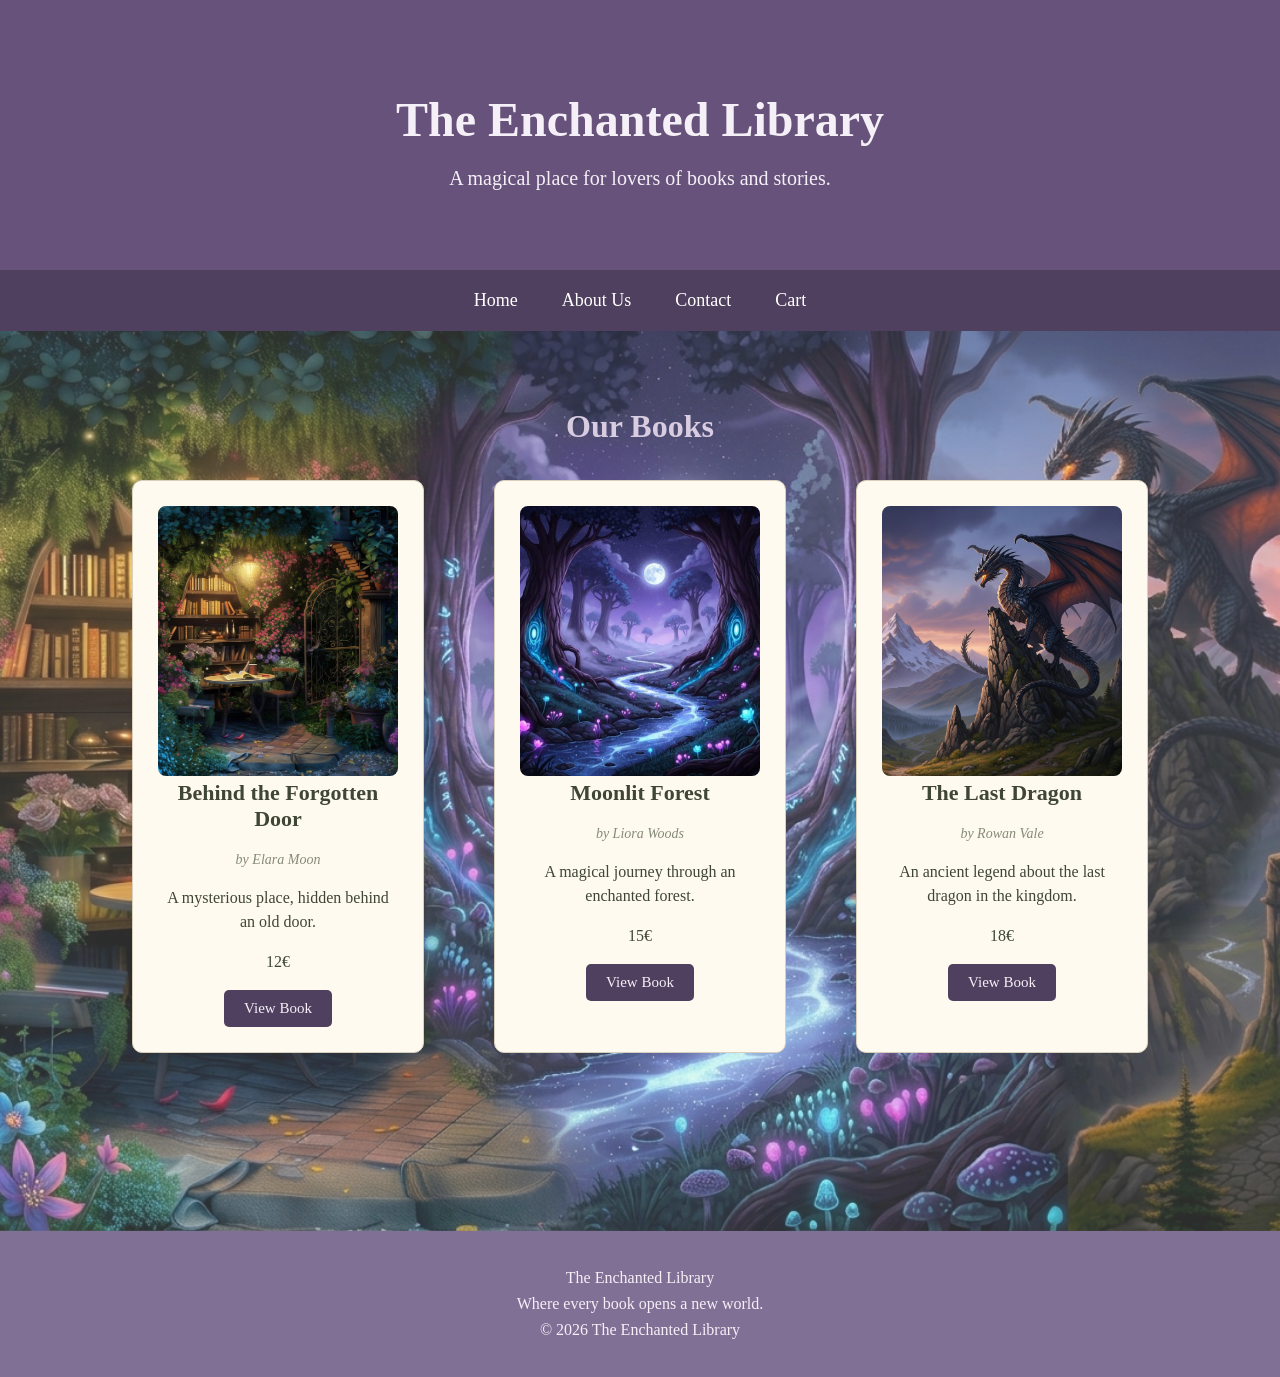
<file: index.html>
<!DOCTYPE html>
<html lang="en">

<head>
    <meta charset="UTF-8">
    <meta name="viewport" content="width=device-width, initial-scale=1.0">

    <title>The Enchanted Library</title>

    <link rel="stylesheet" href="css/style.css">
</head>

<body class="home-page">

    <!-- Header -->
    <header>
        <h1>The Enchanted Library</h1>
        <p>A magical place for lovers of books and stories.</p>
    </header>


    <!-- Navigation Bar -->
    <nav>
        <a href="index.html" class="active">Home</a>
        <a href="about.html">About Us</a>
        <a href="contact.html">Contact</a>
        <a href="cart.html">Cart</a>
    </nav>


    <!-- Main Content -->
    <main>

        <section class="home-books">

            <h2>Our Books</h2>

            <div class="books">

                <!-- Book 1 -->
                <article class="book">

                    <img
                        src="images/behind-the-forgotten-door.jpg"
                        alt="Behind the Forgotten Door book cover"
                    >

                    <h3>Behind the Forgotten Door</h3>

                    <p class="author">by Elara Moon</p>

                    <p>
                        A mysterious place, hidden behind an old door.
                    </p>

                    <p class="price">12€</p>

                    <a href="forgotten-door.html" class="view-button">
                        View Book
                    </a>

                </article>


                <!-- Book 2 -->
                <article class="book">

                    <img
                        src="images/moonlit-forest.jpg"
                        alt="Moonlit Forest book cover"
                    >

                    <h3>Moonlit Forest</h3>

                    <p class="author">by Liora Woods</p>

                    <p>
                        A magical journey through an enchanted forest.
                    </p>

                    <p class="price">15€</p>

                    <a href="moonlit-forest.html" class="view-button">
                        View Book
                    </a>

                </article>


                <!-- Book 3 -->
                <article class="book">

                    <img
                        src="images/dragon2_cropped.jpg"
                        alt="The Last Dragon book cover"
                    >

                    <h3>The Last Dragon</h3>

                    <p class="author">by Rowan Vale</p>

                    <p>
                        An ancient legend about the last dragon in the kingdom.
                    </p>

                    <p class="price">18€</p>

                    <a href="last-dragon.html" class="view-button">
                        View Book
                    </a>

                </article>

            </div>

        </section>

    </main>


    <!-- Footer -->
    <footer>
        <p class="footer-title">The Enchanted Library</p>

        <p>Where every book opens a new world.</p>

        <p>&copy; 2026 The Enchanted Library</p>
    </footer>

</body>

</html>
</file>
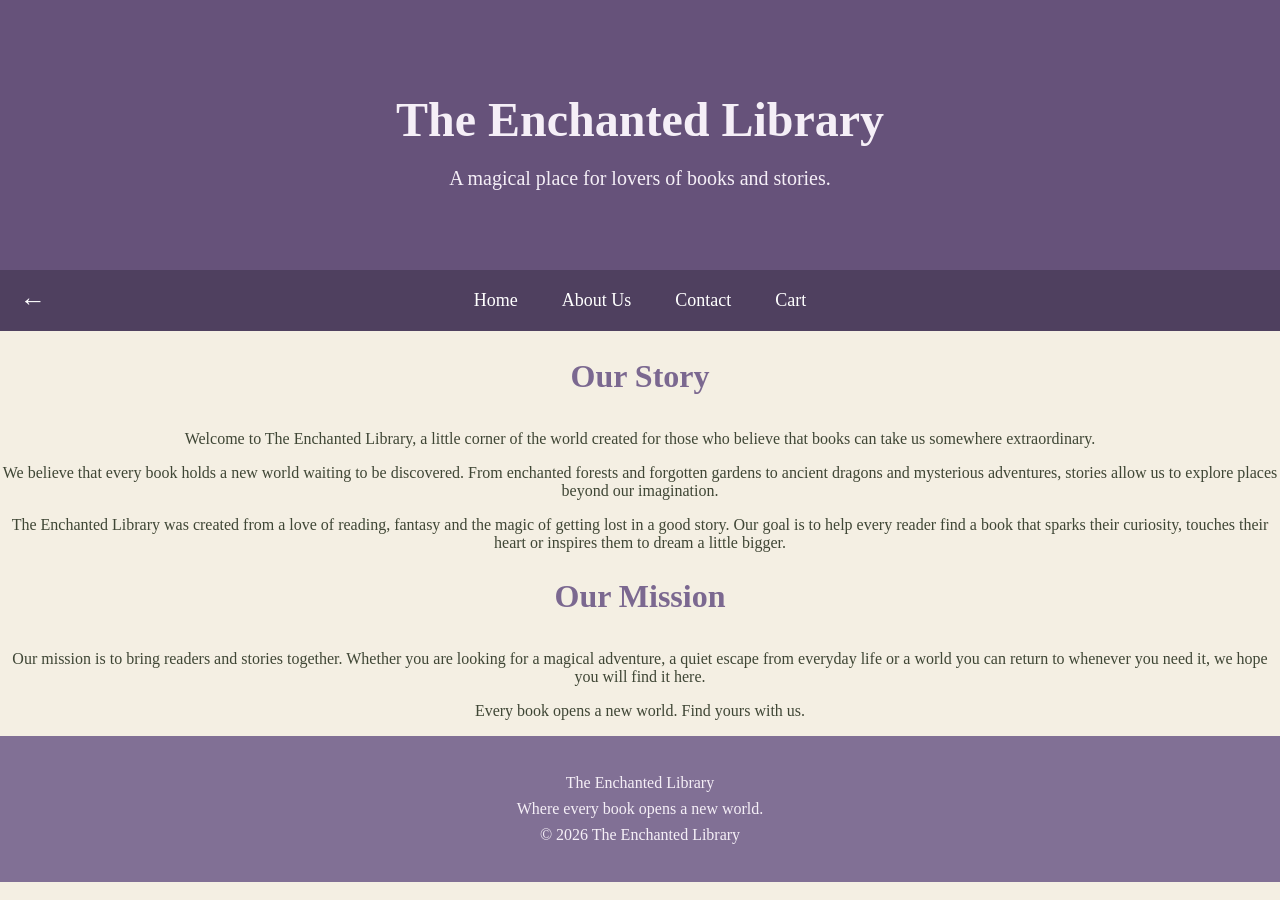
<file: about.html>
<!DOCTYPE html>
<html lang="en">

<head>
    <meta charset="UTF-8">
    <meta name="viewport" content="width=device-width, initial-scale=1.0">

    <title>About Us | The Enchanted Library</title>

    <link rel="stylesheet" href="css/style.css">
</head>

<body class="about-page">

    <!-- Header -->
    <header>
        <h1>The Enchanted Library</h1>
        <p>A magical place for lovers of books and stories.</p>
    </header>


    <!-- Navigation Bar -->
    <nav>
    <a href="index.html" class="back-button" aria-label="Go back"
   onclick="if (history.length > 1) { history.back(); return false; }">
    &larr;
    </a>

    <a href="index.html">Home</a>
    <a href="about.html" class="active">About Us</a>
    <a href="contact.html">Contact</a>
    <a href="cart.html">Cart</a>
    </nav>


    <!-- Main Content -->
    <main class="about-content">

        

        <section class="about-section">

            <h2 class="about-heading">Our Story</h2>

            <p>
                Welcome to The Enchanted Library, a little corner of the world
                created for those who believe that books can take us somewhere
                extraordinary.
            </p>

            <p>
                We believe that every book holds a new world waiting to be
                discovered. From enchanted forests and forgotten gardens to
                ancient dragons and mysterious adventures, stories allow us
                to explore places beyond our imagination.
            </p>

            <p>
                The Enchanted Library was created from a love of reading,
                fantasy and the magic of getting lost in a good story.
                Our goal is to help every reader find a book that sparks
                their curiosity, touches their heart or inspires them to
                dream a little bigger.
            </p>

            <h2 class="about-heading">Our Mission</h2>

            <p>
                Our mission is to bring readers and stories together.
                Whether you are looking for a magical adventure, a quiet
                escape from everyday life or a world you can return to
                whenever you need it, we hope you will find it here.
            </p>

            <p class="about-quote">
                Every book opens a new world. Find yours with us.
            </p>

        </section>

    </main>


    <!-- Footer -->
    <footer>
        <p class="footer-title">The Enchanted Library</p>

        <p>Where every book opens a new world.</p>

        <p>&copy; 2026 The Enchanted Library</p>
    </footer>

</body>

</html>
</file>
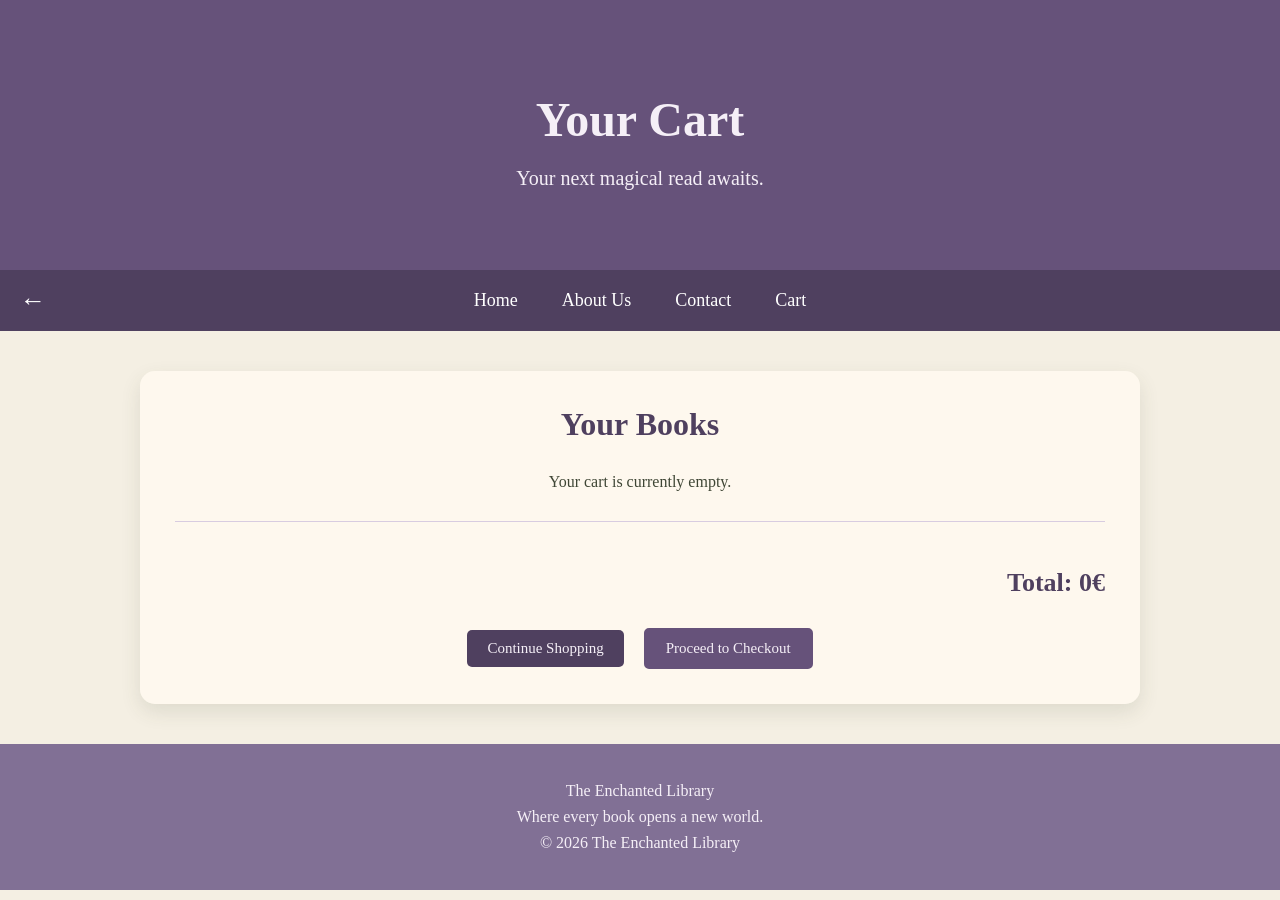
<file: cart.html>
<!DOCTYPE html>
<html lang="en">

<head>
    <meta charset="UTF-8">
    <meta name="viewport" content="width=device-width, initial-scale=1.0">

    <title>Cart | The Enchanted Library</title>

    <link rel="stylesheet" href="css/style.css">
</head>

<body class="cart-page">

    <header>
        <h1>Your Cart</h1>
        <p>Your next magical read awaits.</p>
    </header>

    <nav>
        <a href="index.html" class="back-button"
           aria-label="Go back"
           onclick="if (history.length > 1) { history.back(); return false; }">
            &larr;
        </a>

        <a href="index.html">Home</a>
        <a href="about.html">About Us</a>
        <a href="contact.html">Contact</a>
        <a href="cart.html">Cart</a>
    </nav>

    <main class="cart-container">

        <h2>Your Books</h2>

        <div id="cart-items">
            <p>Your cart is currently empty.</p>
        </div>

        <div class="cart-total">
            <h3>Total: <span id="cart-total">0€</span></h3>
        </div>

        <div class="cart-buttons">

            <a href="index.html" class="view-button">
                Continue Shopping
            </a>

            <a href="checkout.html" class="view-button checkout-button">
                Proceed to Checkout
            </a>

        </div>

    </main>

    <footer>
        <p class="footer-title">The Enchanted Library</p>
        <p>Where every book opens a new world.</p>
        <p>&copy; 2026 The Enchanted Library</p>
    </footer>


<script src="js/cart.js"></script>    
</body>

</html>
</file>
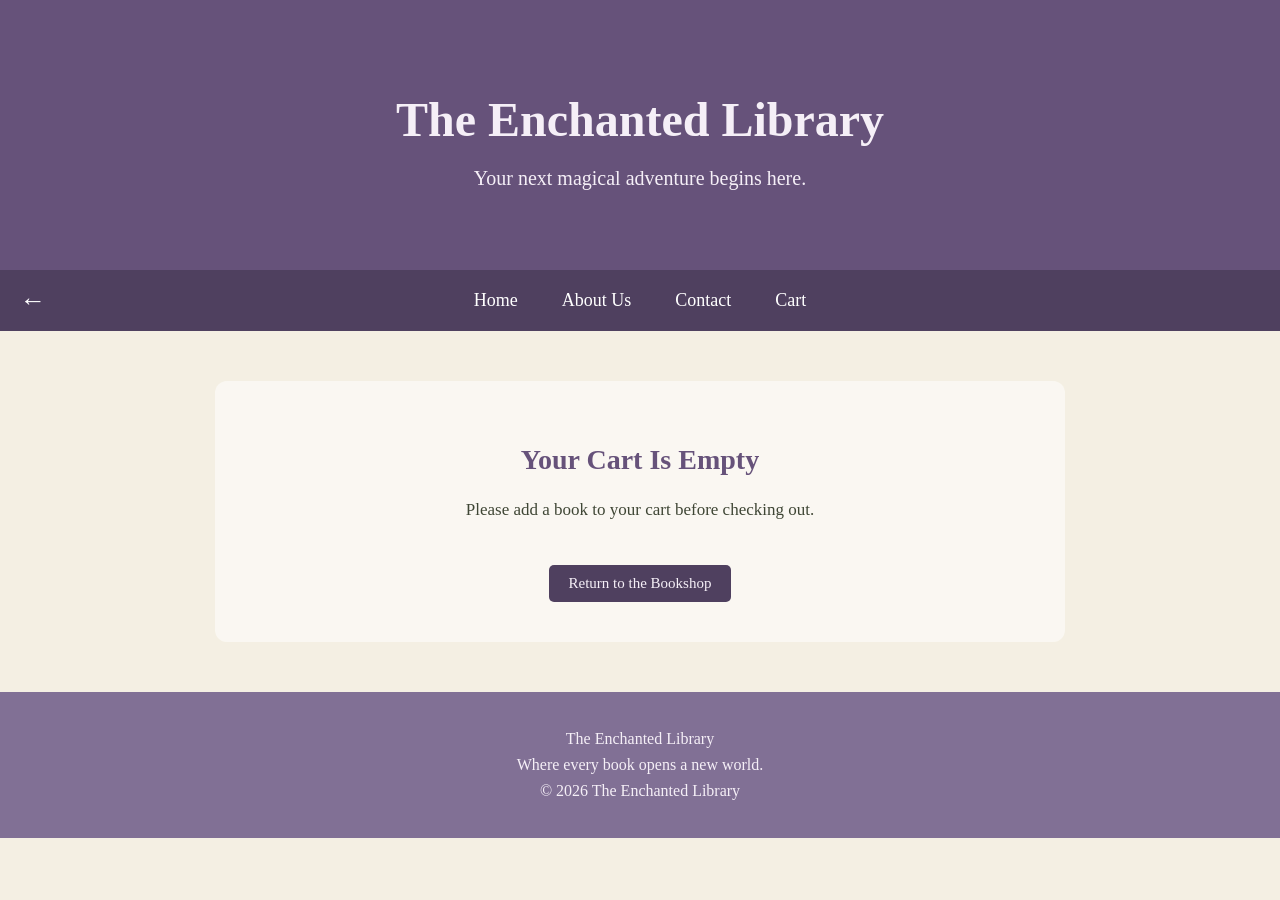
<file: checkout.html>
<!DOCTYPE html>
<html lang="en">

<head>
    <meta charset="UTF-8">
    <meta name="viewport" content="width=device-width, initial-scale=1.0">

    <title>Order Confirmation | The Enchanted Library</title>

    <link rel="stylesheet" href="css/style.css">
</head>

<body class="checkout-page">

    <header>
        <h1>The Enchanted Library</h1>
        <p>Your next magical adventure begins here.</p>
    </header>

    <nav>
        <a href="index.html" class="back-button"
           aria-label="Go back"
           onclick="if (history.length > 1) { history.back(); return false; }">
            &larr;
        </a>

        <a href="index.html">Home</a>
        <a href="about.html">About Us</a>
        <a href="contact.html">Contact</a>
        <a href="cart.html">Cart</a>
    </nav>

    <main class="checkout-container">

        <div id="checkout-message" class="checkout-message">
            <h2>Processing your order...</h2>
        </div>

        <a href="index.html" class="view-button">
            Return to the Bookshop
        </a>

    </main>

    <footer>
        <p class="footer-title">The Enchanted Library</p>
        <p>Where every book opens a new world.</p>
        <p>&copy; 2026 The Enchanted Library</p>
    </footer>

    <script src="js/checkout.js"></script>

</body>

</html>
</file>
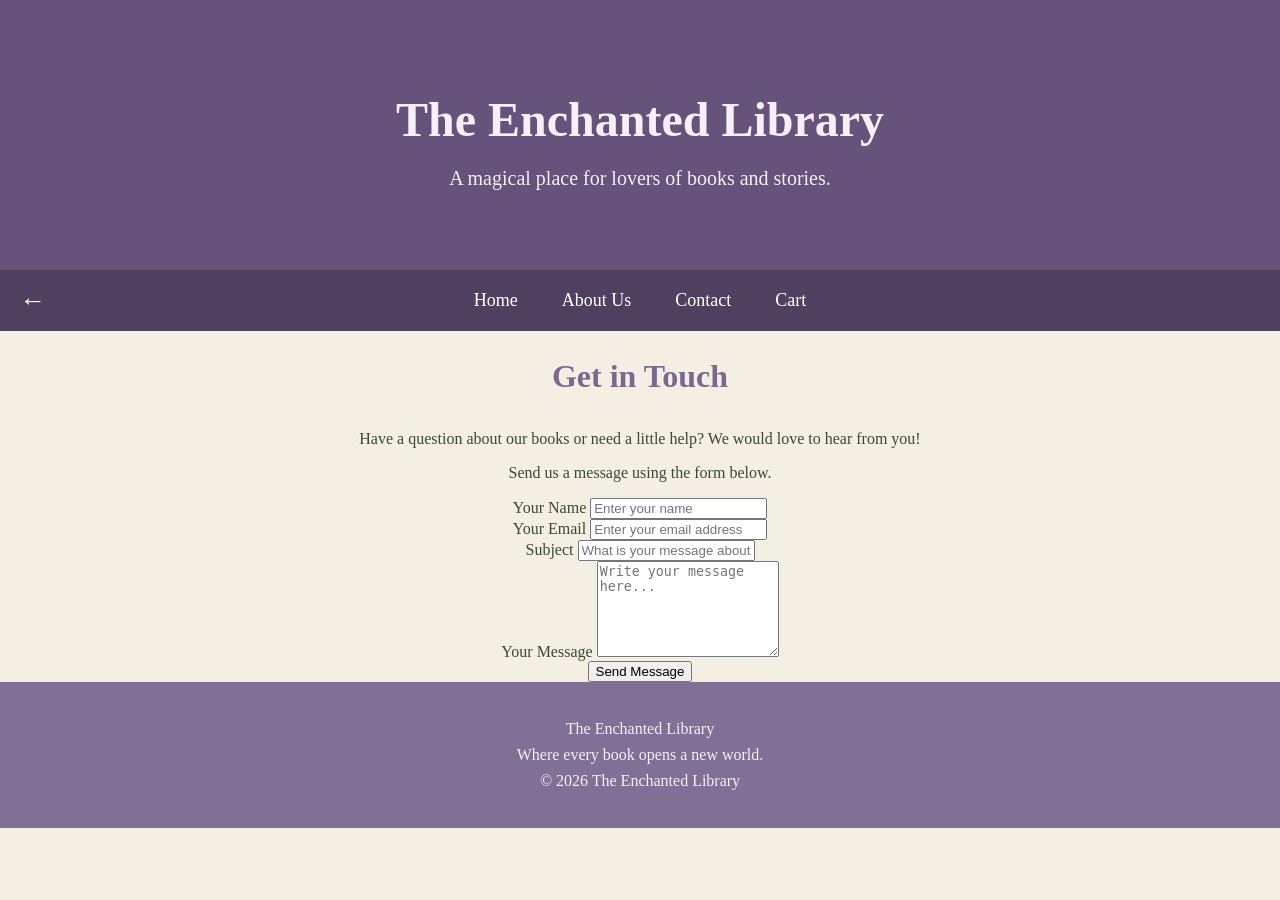
<file: contact.html>
<!DOCTYPE html>
<html lang="en">

<head>
    <meta charset="UTF-8">
    <meta name="viewport" content="width=device-width, initial-scale=1.0">

    <title>Contact | The Enchanted Library</title>

    <link rel="stylesheet" href="css/style.css">
</head>

<body class="contact-page">

    <!-- Header -->
    <header>
        <h1>The Enchanted Library</h1>
        <p>A magical place for lovers of books and stories.</p>
    </header>


    <!-- Navigation Bar -->
    <nav>
        <a href="index.html"
           class="back-button"
           aria-label="Go back"
           onclick="if (history.length > 1) { history.back(); return false; }">
            &larr;
        </a>

        <a href="index.html">Home</a>
        <a href="about.html">About Us</a>
        <a href="contact.html" class="active">Contact</a>
        <a href="cart.html">Cart</a>
    </nav>


    <!-- Main Content -->
    <main class="contact-content">

        <section class="contact-section">

            <h2 class="contact-heading">Get in Touch</h2>

            <p>
                Have a question about our books or need a little help?
                We would love to hear from you!
            </p>

            <p>
                Send us a message using the form below.
            </p>


            <!-- Contact Form -->
            <form class="contact-form" action="#" method="post">

                <div class="form-group">
                    <label for="name">Your Name</label>

                    <input
                        type="text"
                        id="name"
                        name="name"
                        placeholder="Enter your name"
                        required
                    >
                </div>


                <div class="form-group">
                    <label for="email">Your Email</label>

                    <input
                        type="email"
                        id="email"
                        name="email"
                        placeholder="Enter your email address"
                        required
                    >
                </div>


                <div class="form-group">
                    <label for="subject">Subject</label>

                    <input
                        type="text"
                        id="subject"
                        name="subject"
                        placeholder="What is your message about?"
                        required
                    >
                </div>


                <div class="form-group">
                    <label for="message">Your Message</label>

                    <textarea
                        id="message"
                        name="message"
                        rows="6"
                        placeholder="Write your message here..."
                        required
                    ></textarea>
                </div>


                <button type="submit" class="contact-button">
                    Send Message
                </button>

            </form>

        </section>

    </main>


    <!-- Footer -->
    <footer>
        <p class="footer-title">The Enchanted Library</p>

        <p>Where every book opens a new world.</p>

        <p>&copy; 2026 The Enchanted Library</p>
    </footer>

</body>

</html>
</file>
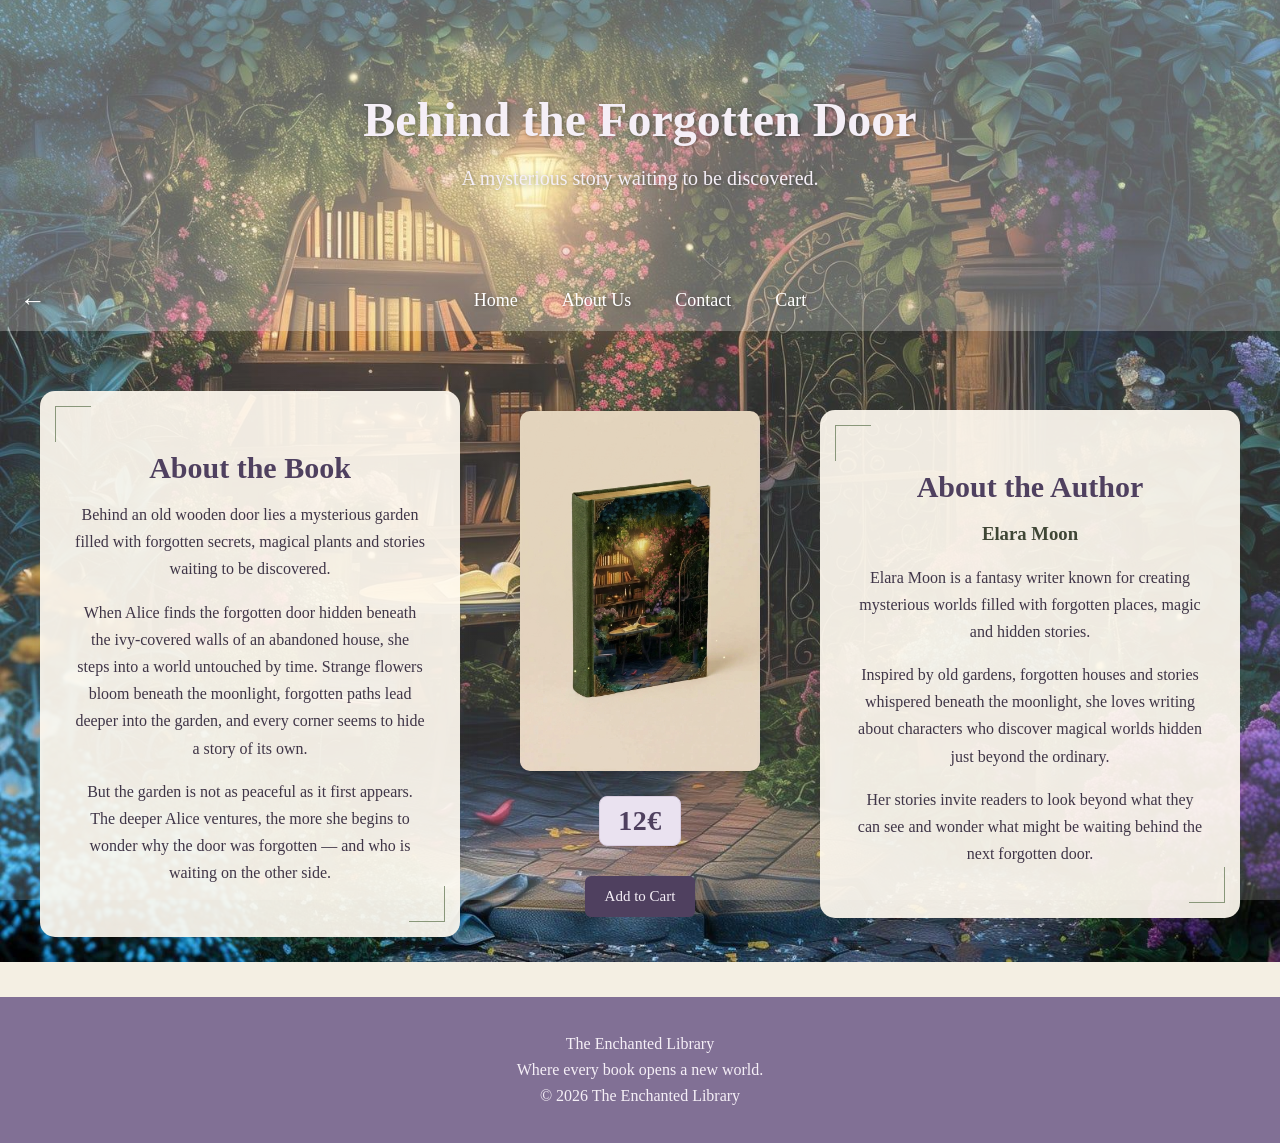
<file: forgotten-door.html>
<!DOCTYPE html>
<html lang="en">

<head>
    <meta charset="UTF-8">
    <meta name="viewport" content="width=device-width, initial-scale=1.0">

    <title>Behind the Forgotten Door | The Enchanted Library</title>

    <link rel="stylesheet" href="css/style.css">
</head>

<body class="forgotten-page">

    <!-- Header -->
    <header>
        <h1>Behind the Forgotten Door</h1>
        <p>A mysterious story waiting to be discovered.</p>
    </header>


    <!-- Navigation Bar -->
    <nav>
        <a href="index.html"
           class="back-button"
           aria-label="Go back"
           onclick="if (history.length > 1) { history.back(); return false; }">
            &larr;
        </a>

        <a href="index.html">Home</a>
        <a href="about.html">About Us</a>
        <a href="contact.html">Contact</a>
        <a href="cart.html">Cart</a>
    </nav>


    <!-- Main Content -->
    <main class="book-details">

        <!-- Book Description -->
        <section class="book-info book-description">

            <h2>About the Book</h2>

            <p>
                Behind an old wooden door lies a mysterious garden filled
                with forgotten secrets, magical plants and stories waiting
                to be discovered.
            </p>

            <p>
                When Alice finds the forgotten door hidden beneath the
                ivy-covered walls of an abandoned house, she steps into
                a world untouched by time. Strange flowers bloom beneath
                the moonlight, forgotten paths lead deeper into the garden,
                and every corner seems to hide a story of its own.
            </p>

            <p>
                But the garden is not as peaceful as it first appears.
                The deeper Alice ventures, the more she begins to wonder
                why the door was forgotten — and who is waiting on the
                other side.
            </p>

        </section>


        <!-- Book Cover and Purchase Button -->
        <section class="book-cover">

            <img
                src="images/gardenknjiga_dobra.jpg"
                alt="Behind the Forgotten Door book cover"
            >

            <p class="price">12€</p>

            <button type="button" class="add-to-cart-button">
                Add to Cart
            </button>

        </section>


        <!-- Author Information -->
        <section class="book-info about-author">

            <h2>About the Author</h2>

            <h3>Elara Moon</h3>

            <p>
                Elara Moon is a fantasy writer known for creating
                mysterious worlds filled with forgotten places, magic
                and hidden stories.
            </p>

            <p>
                Inspired by old gardens, forgotten houses and stories
                whispered beneath the moonlight, she loves writing about
                characters who discover magical worlds hidden just
                beyond the ordinary.
            </p>

            <p>
                Her stories invite readers to look beyond what they
                can see and wonder what might be waiting behind the
                next forgotten door.
            </p>

        </section>

    </main>


    <!-- Footer -->
    <footer>
        <p class="footer-title">The Enchanted Library</p>

        <p>Where every book opens a new world.</p>

        <p>&copy; 2026 The Enchanted Library</p>
    </footer>


<script src="js/cart.js"></script>    
</body>

</html>
</file>
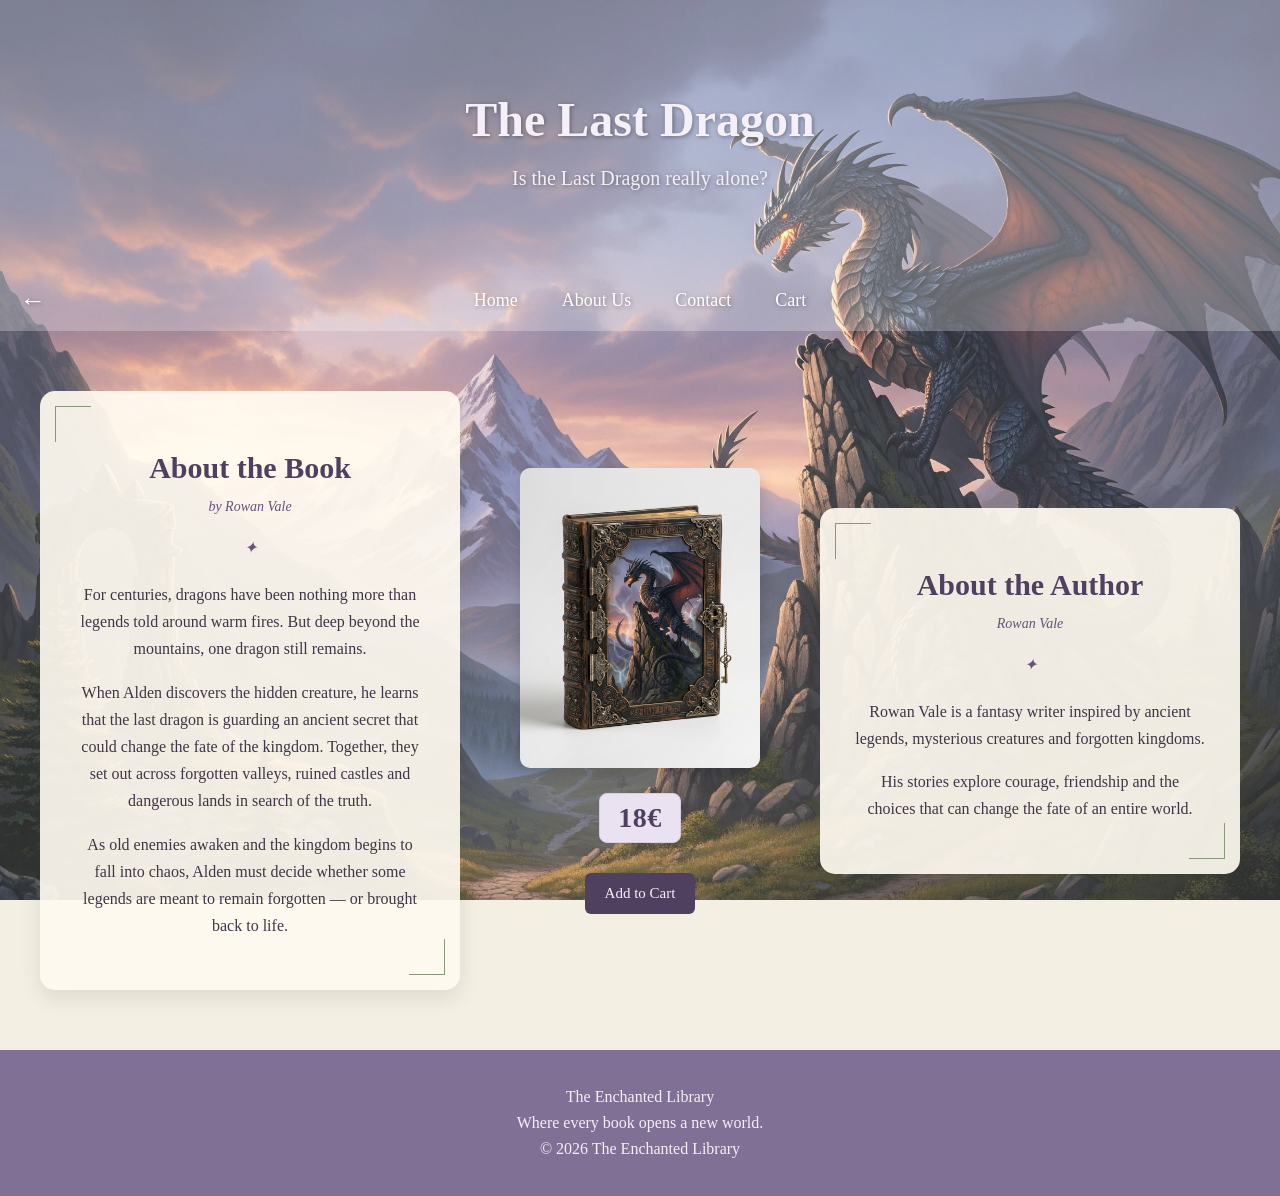
<file: last-dragon.html>
<!DOCTYPE html>
<html lang="en">

<head>
    <meta charset="UTF-8">
    <meta name="viewport" content="width=device-width, initial-scale=1.0">
    <title>The Last Dragon | The Enchanted Library</title>
    <link rel="stylesheet" href="css/style.css">
</head>

<body class="dragon-page">

    <header>
        <h1>The Last Dragon</h1>
        <p>Is the Last Dragon really alone?</p>
    </header>

    <nav>
    <a href="index.html" class="back-button" aria-label="Go back"
   onclick="if (history.length > 1) { history.back(); return false; }">
    &larr;
    </a> 
    <a href="index.html">Home</a>
    <a href="about.html">About Us</a>
    <a href="contact.html">Contact</a>
    <a href="cart.html">Cart</a>
    </nav>

    <main class="book-details">

    <!-- Book Description -->
    <section class="book-info book-description">
        <h2>About the Book</h2>

        <p class="author">by Rowan Vale</p>

        <p>
            For centuries, dragons have been nothing more
            than legends told around warm fires. But deep beyond
            the mountains, one dragon still remains.
        </p>

        <p>
            When Alden discovers the hidden creature, he learns that
            the last dragon is guarding an ancient secret that could
            change the fate of the kingdom. Together, they set out across
            forgotten valleys, ruined castles and dangerous lands
            in search of the truth.
        </p>

        <p>
            As old enemies awaken and the kingdom begins to fall into chaos,
            Alden must decide whether some legends are meant to remain
            forgotten — or brought back to life.
        </p>

        
    </section>

    <!-- Book Cover and Purchase Button -->
    <section class="book-cover">
        <img
            src="images/zmajfantasy.jpg"
            alt="The Last Dragon book cover"
        >

        <p class="price">18€</p>

        <button type="button" class="add-to-cart-button">
            Add to Cart
        </button>
    </section>

    <!-- Author Information -->
    <section class="book-info about-author">
        <h2>About the Author</h2>

        <p class="author">Rowan Vale</p>

        <p>
            Rowan Vale is a fantasy writer inspired by ancient legends,
            mysterious creatures and forgotten kingdoms.
        </p>

        <p>
            His stories explore courage, friendship and the choices
            that can change the fate of an entire world.
        </p>
    </section>

</main>

    <footer>
        <p>The Enchanted Library</p>
        <p>Where every book opens a new world.</p>
        <p>&copy; 2026 The Enchanted Library</p>
    </footer>

<script src="js/cart.js"></script>
</body>

</html>
</file>
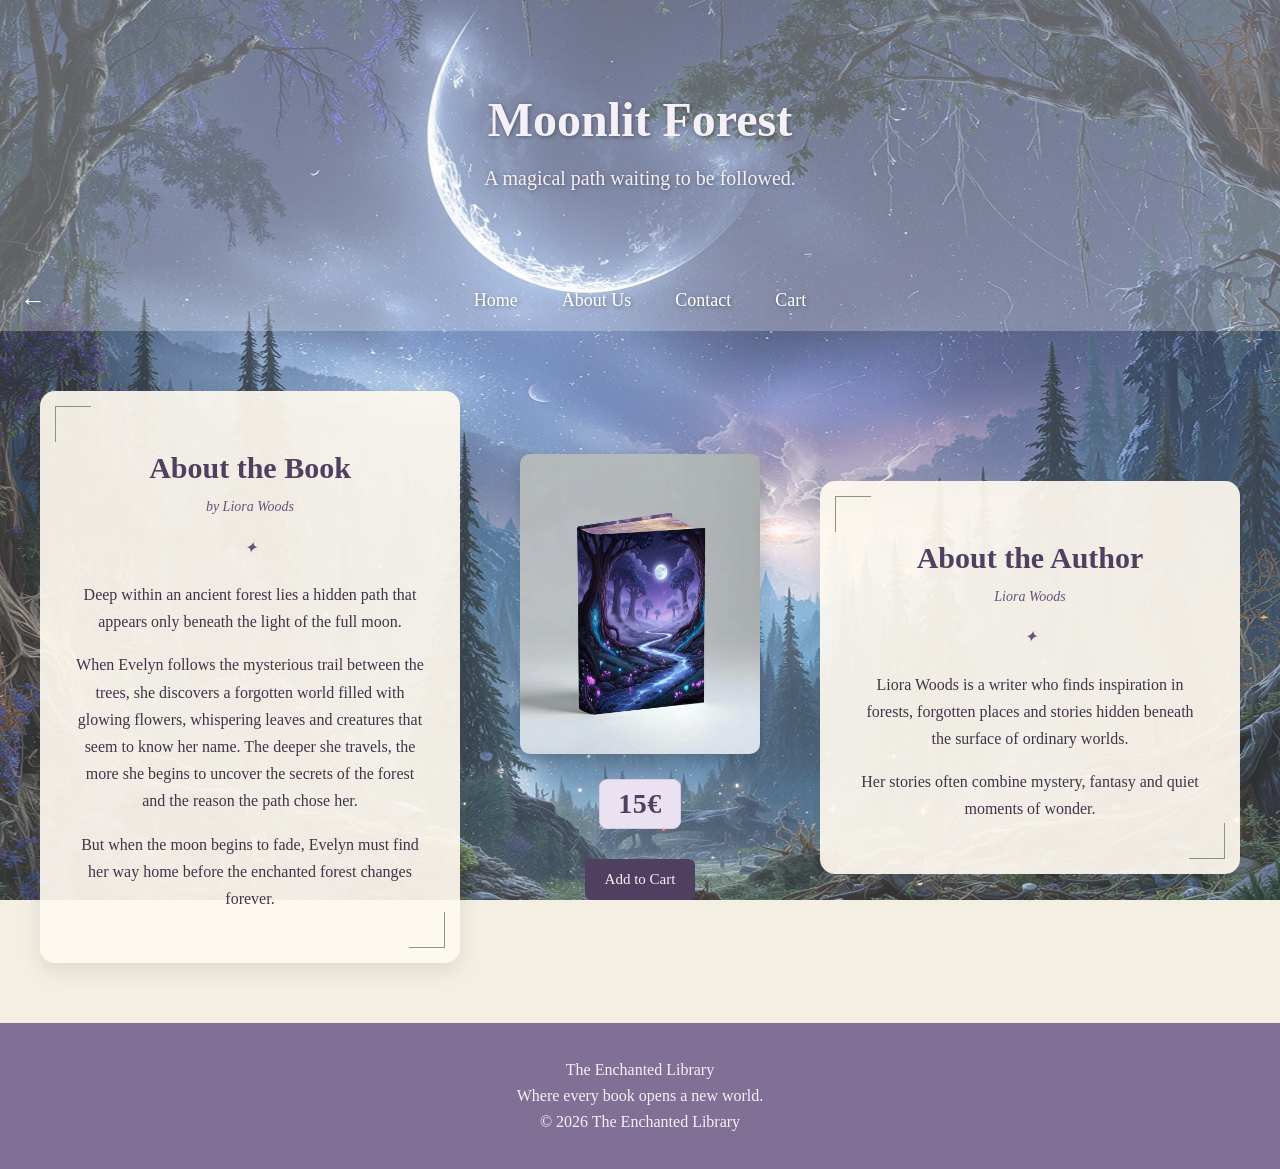
<file: moonlit-forest.html>
<!DOCTYPE html>
<html lang="en">

<head>
    <meta charset="UTF-8">
    <meta name="viewport" content="width=device-width, initial-scale=1.0">
    <title>Moonlit Forest | The Enchanted Library</title>
    <link rel="stylesheet" href="css/style.css">
</head>

<body class="moonlit-page">

    <header>
        <h1>Moonlit Forest</h1>
        <p>A magical path waiting to be followed.</p>
    </header>

    <nav>
    <a href="index.html" class="back-button" aria-label="Go back"
   onclick="if (history.length > 1) { history.back(); return false; }">
    &larr;
</a>

    <a href="index.html">Home</a>
    <a href="about.html">About Us</a>
    <a href="contact.html">Contact</a>
    <a href="cart.html">Cart</a>
    </nav>

    <main class="book-details">

    <!-- Book Description -->
    <section class="book-info book-description">
        <h2>About the Book</h2>

        <p class="author">by Liora Woods</p>

        <p>
            Deep within an ancient forest lies a hidden path
            that appears only beneath the light of the full moon.
        </p>

        <p>
            When Evelyn follows the mysterious trail between the trees,
            she discovers a forgotten world filled with glowing flowers,
            whispering leaves and creatures that seem to know her name.
            The deeper she travels, the more she begins to uncover
            the secrets of the forest and the reason the path chose her.
        </p>

        <p>
            But when the moon begins to fade,
            Evelyn must find her way home before the
            enchanted forest changes forever.
        </p>

       
    </section>

    <!-- Book Cover and Purchase Button -->
    <section class="book-cover">
        <img
            src="images/drugipokusaj.jpg"
            alt="Moonlit Forest book cover"
        >

        <p class="price">15€</p>

        <button type="button" class="add-to-cart-button">
            Add to Cart
        </button>
    </section>

    <!-- Author Information -->
    <section class="book-info about-author">
        <h2>About the Author</h2>

        <p class="author">Liora Woods</p>

        <p>
            Liora Woods is a writer who finds inspiration
            in forests, forgotten places and stories hidden
            beneath the surface of ordinary worlds.
        </p>

        <p>
            Her stories often combine mystery, fantasy and
            quiet moments of wonder.
        </p>
    </section>

</main>

    <footer>
        <p>The Enchanted Library</p>
        <p>Where every book opens a new world.</p>
        <p>&copy; 2026 The Enchanted Library</p>
    </footer>

<script src="js/cart.js"></script>    
</body>





</html>
</file>
<file: css/style.css>
body {
    margin: 0;
    min-height: 100vh;
    background-color: #f4efe3;
    color: #3f4635;
    font-family: Georgia, serif;
}


header {
    text-align: center;
    padding: 60px 20px;
    background-color: #66527A;
    color: #F5EFF7;
}

h1 {
    font-size: 48px;
    margin-bottom: 15px;
}

header p {
    font-size: 20px;
}

nav {
    text-align: center;
    padding: 20px;
    background-color: #4F405F;
}

nav a {
    color: white;
    text-decoration: none;
    margin: 0 20px;
    font-size: 18px;
    position: relative;
    transition: color 0.3s;
}

nav a:hover {
    color: #D8CCE0;
}

nav a::after {
    content: "";
    position: absolute;
    width: 0;
    height: 2px;
    background-color: #D8CCE0;
    left: 0;
    bottom: -6px;
    transition: width 0.3s;
}

nav a:hover::after {
    width: 100%;
}

main {
    padding: 0;
    text-align: center;
}

/* Background for the home page only */
.home-books {
    background-image:
        linear-gradient(rgba(255, 255, 255, 0.17), rgba(255, 255, 255, 0.17)),
        url("../images/stopljena.jpg");
    background-repeat: no-repeat;
    background-position: center;
    background-size: cover;
    padding: 50px 30px;
    min-height: 100vh;
    box-sizing: border-box;
}

main h2 {
    font-size: 32px;
    margin-bottom: 35px;
    color: #D8CCE0;
}

.books {
    display: flex;
    justify-content: center;
    gap: 70px;
}

.book {
    width: 240px;
    padding: 25px;
    background-color: #fffaf0;
    border: 1px solid #d8d0bd;
    border-radius: 10px;
    transition: transform 0.3s, box-shadow 0.3s;
}

.book h3 {
    font-size: 22px;
    margin-top: 0;
}

.book p {
    line-height: 1.5;
}

.book img {
    width: 100%;
    height: 270px;
    object-fit: cover;
    border-radius: 8px;
}

.book:hover {
    transform: translateY(-8px);
    box-shadow: 0 8px 20px rgba(63, 70, 53, 0.2);
}

.author {
    font-size: 14px;
    font-style: italic;
    color: #858b76;
    margin-top: -5px;
    margin-bottom: 15px;
}

.book button {
    background-color: #6b755b;
    color: white;
    border: none;
    padding: 10px 20px;
    border-radius: 5px;
    font-family: Georgia, serif;
    font-size: 15px;
    cursor: pointer;
    transition: background-color 0.3s;
}

.book button:hover {
    background-color: #4d5942;
}

.view-button {
    display: inline-block;
    background-color: #4F405F;
    color: #F5EFF7;
    text-decoration: none;
    padding: 10px 20px;
    border-radius: 5px;
    font-family: Georgia, serif;
    font-size: 15px;
    transition: background-color 0.3s;
}

.view-button:hover {
    background-color: #66527A;
}

footer {
    text-align: center;
    padding: 30px 20px;
    background-color: #817095;
    color: #F5EFF7;
    margin-top: 0;
}

footer p {
    margin: 8px 0;
}

/* Book Details Page */

.book-details {
    display: grid;
    grid-template-columns: minmax(0, 1fr) 280px minmax(0, 1fr);
    align-items: center;
    gap: 40px;
    width: 100%;
    max-width: 1500px;
    margin: 0 auto;
    padding: 60px 40px;
    box-sizing: border-box;
}

.book-description,
.about-author {
    width: 100%;
    min-width: 0;
    box-sizing: border-box;
}

.book-cover {
    display: flex;
    flex-direction: column;
    justify-content: center;
    align-items: center;
    min-width: 0;
    width: 100%;
}

.book-cover img {
    display: block;
    width: 100%;
    max-width: 240px;
    max-height: 360px;
    height: auto;
    object-fit: contain;
    border-radius: 10px;
    box-shadow: 0 5px 15px rgba(0, 0, 0, 0.15);
}


.book-info {
    width: 100%;
    max-width: 550px;
    padding: 35px;
    box-sizing: border-box;
    background-color: rgba(255, 250, 240, 0.92);
    border-radius: 15px;
    box-shadow: 0 8px 20px rgba(63, 70, 53, 0.12);
    position: relative;
}


.book-info::before {
    content: "";
    position: absolute;
    top: 15px;
    left: 15px;
    width: 35px;
    height: 35px;
    border-top: 1px solid #89977A;
    border-left: 1px solid #89977A;
}

.book-info::after {
    content: "";
    position: absolute;
    bottom: 15px;
    right: 15px;
    width: 35px;
    height: 35px;
    border-bottom: 1px solid #89977A;
    border-right: 1px solid #89977A;
}

.book-info h2 {
    font-size: 30px;
    margin-bottom: 15px;
    color: #4F405F;
}

.book-info .author {
    font-style: italic;
    color: #66527A;
    margin-bottom: 20px;
}

.book-info .author::after {
    content: "✦";
    display: block;
    margin-top: 15px;
    color: #66527A;
    font-size: 16px;
}

.book-info p {
    line-height: 1.7;
    color: #3f3547;
}

.book-info .price,
.book-cover .price {
    display: table;
    font-size: 28px;
    font-weight: bold;
    color: #4F405F;
    background-color: #EAE2F0;
    padding: 8px 18px;
    border-radius: 8px;
    border: 1px solid #D8CCE0;
    margin-top: 25px;
    margin-bottom: 10px;
    letter-spacing: 0.5px;
}


/* ZA MANJE EKRANE */

@media (max-width: 600px) {

    h1 {
        font-size: 36px;
    }

    header {
        padding: 40px 15px;
    }

    header p {
        font-size: 17px;
    }

    nav a {
        margin: 0 10px;
        font-size: 16px;
    }

    .books {
        flex-direction: column;
        align-items: center;
    }

    .book {
        width: 80%;
    }

}

/* moonlit page prepravljanje, ubacivanje pozadine i editovanje hedera i nav */

.moonlit-page {
    background-image:
        linear-gradient(rgba(255, 255, 255, 0.17), rgba(255, 255, 255, 0.17)),
        url("../images/moonlit2.jpg");
    background-size: cover;
    background-position: center;
    background-repeat: no-repeat;
    background-attachment: fixed;
}
.moonlit-page header,
.moonlit-page nav {
    background-color: rgba(255, 255, 255, 0.25);
}

.forgotten-page {
    background-image:
        linear-gradient(rgba(255, 255, 255, 0.17), rgba(255, 255, 255, 0.17)),
        url("../images/behind-the-forgotten-door.jpg");
    background-size: cover;
    background-position: center;
    background-repeat: no-repeat;
    background-attachment: fixed;
}

.forgotten-page header,
.forgotten-page nav {
    background-color: rgba(255, 255, 255, 0.25);
}

.dragon-page {
    background-image:
        linear-gradient(rgba(255, 255, 255, 0.17), rgba(255, 255, 255, 0.17)),
        url("../images/dragon2.jpg");
    background-size: cover;
    background-position: center;
    background-repeat: no-repeat;
    background-attachment: fixed;
}

.dragon-page header,
.dragon-page nav{
    background-color: rgba(255, 255, 255, 0.25);
}

/* Back arrow in the navigation bar */
nav {
    position: relative;
}

nav .back-button {
    position: absolute;
    left: 20px;
    top: 50%;
    transform: translateY(-50%);
    margin: 0;
    font-size: 26px;
    line-height: 1;
    text-decoration: none;
}

.book-cover button {
    display: block;
    margin: 20px auto 0;
    padding: 12px 20px;
    background-color: #4F405F;
    color: #F5EFF7;
    border: none;
    border-radius: 6px;
    font-family: Georgia, serif;
    font-size: 15px;
    cursor: pointer;
    white-space: nowrap;
}

.book-cover button:hover {
    background-color: #66527A;
}


/*da se dugme continue shopping ne dodiruje sa footerom*/
.cart-container .view-button {
    display: inline-block;
    margin-bottom: 30px;
}

/* CART PAGE */

.cart-container {
    max-width: 1000px;
    width: calc(100% - 40px);
    margin: 40px auto;
    padding: 35px;
    box-sizing: border-box;
    background-color: rgba(255, 250, 240, 0.9);
    border-radius: 15px;
    box-shadow: 0 8px 20px rgba(63, 70, 53, 0.12);
}

.cart-container h2 {
    color: #4F405F;
    margin-top: 0;
    margin-bottom: 30px;
}

.cart-item {
    display: grid;
    grid-template-columns: minmax(0, 1fr) auto auto;
    align-items: center;
    gap: 15px 25px;
    padding: 22px;
    margin-bottom: 18px;
    background-color: #fffaf0;
    border: 1px solid #D8CCE0;
    border-radius: 12px;
    text-align: left;
}

.cart-book-title {
    font-size: 20px;
    font-weight: bold;
    color: #4F405F;
    margin: 0;
}

.cart-book-details {
    display: flex;
    align-items: center;
    flex-wrap: wrap;
    gap: 10px;
    color: #3f4635;
    margin: 0;
}

.quantity-button {
    width: 32px;
    height: 32px;
    background-color: #EAE2F0;
    color: #4F405F;
    border: 1px solid #D8CCE0;
    border-radius: 6px;
    font-family: Georgia, serif;
    font-size: 19px;
    cursor: pointer;
}

.quantity-button:hover {
    background-color: #D8CCE0;
}

.quantity-value {
    min-width: 20px;
    text-align: center;
    font-weight: bold;
}

.cart-book-price {
    font-size: 20px;
    font-weight: bold;
    color: #4F405F;
    margin: 0;
    white-space: nowrap;
}

.remove-book-button {
    grid-column: 3;
    justify-self: end;
    background: none;
    color: #817095;
    border: 1px solid #D8CCE0;
    border-radius: 6px;
    padding: 8px 12px;
    font-family: Georgia, serif;
    cursor: pointer;
}

.remove-book-button:hover {
    background-color: #EAE2F0;
    color: #4F405F;
}

.cart-total {
    text-align: right;
    margin: 30px 0;
    padding-top: 20px;
    border-top: 1px solid #D8CCE0;
}

.cart-total h3 {
    color: #4F405F;
    font-size: 26px;
}

.cart-container .view-button {
    margin-bottom: 10px;
}

@media (max-width: 650px) {
    .cart-container {
        width: calc(100% - 24px);
        padding: 20px 14px;
    }

    .cart-item {
        grid-template-columns: minmax(0, 1fr) auto;
        gap: 12px;
        padding: 16px;
    }

    .cart-book-title {
        font-size: 17px;
        overflow-wrap: anywhere;
    }

    .cart-book-details {
        grid-column: 1 / -1;
    }

    .cart-book-price {
        grid-column: 1;
    }

    .remove-book-button {
        grid-column: 2;
        grid-row: 3;
    }
}

.cart-buttons {
    display: flex;
    justify-content: center;
    align-items: center;
    gap: 20px;
    margin-top: 20px;
    flex-wrap: wrap;
}

.cart-buttons .view-button {
    margin: 0;
    text-align: center;
    text-decoration: none;
}

.checkout-button {
    background-color: #66527A;
    color: #F5EFF7;
    border: 2px solid #66527A;
}

.checkout-button:hover {
    background-color: #4F405F;
    border-color: #4F405F;
}

/* Checkout page */

.checkout-container {
    max-width: 800px;
    margin: 50px auto;
    padding: 40px 25px;
    text-align: center;
    background-color: rgba(255, 255, 255, 0.55);
    border-radius: 12px;
}

.checkout-message {
    margin-bottom: 30px;
}

.checkout-message h2 {
    color: #66527A;
    font-size: 28px;
    margin-bottom: 20px;
}

.checkout-message p {
    font-size: 17px;
    line-height: 1.7;
}

.checkout-icon {
    display: inline-flex;
    align-items: center;
    justify-content: center;
    width: 65px;
    height: 65px;
    border-radius: 50%;
    background-color: #66527A;
    color: #F5EFF7;
    font-size: 36px !important;
    font-weight: bold;
    margin: 0 auto 20px;
}

.checkout-total {
    color: #66527A;
    font-size: 22px !important;
    font-weight: bold;
    margin: 25px 0;
}

.checkout-container .view-button {
    display: inline-block;
    margin-top: 10px;
    text-decoration: none;
}

/* BOOK DETAILS - MOBILE LAYOUT */

@media (max-width: 700px) {

    .book-details {
        display: flex;
        flex-direction: column;
        align-items: stretch;
        gap: 25px;
        width: 100%;
        padding: 25px 16px;
        box-sizing: border-box;
    }

    .book-description,
    .about-author {
        width: 100%;
        min-width: 0;
    }

    .book-info {
        width: 100%;
        max-width: none;
        padding: 35px 25px;
        box-sizing: border-box;
        overflow-wrap: break-word;
    }

    .book-info h2 {
        font-size: 26px;
    }

    .book-info p {
        font-size: 16px;
        line-height: 1.7;
    }

    .book-cover {
        width: 100%;
        min-width: 0;
        padding: 10px 0;
    }

    .book-cover img {
        width: 100%;
        max-width: 260px;
        max-height: 360px;
        height: auto;
        object-fit: contain;
    }

    .book-cover .price {
        margin-left: auto;
        margin-right: auto;
    }

    .book-cover button {
        max-width: 100%;
        white-space: normal;
    }

}

/* Subtle text shadow on book page headers and navigation */

.forgotten-page header,
.moonlit-page header,
.dragon-page header,
.forgotten-page nav,
.moonlit-page nav,
.dragon-page nav {
    text-shadow: 1px 1px 4px rgba(0, 0, 0, 0.35);
}

.about-heading {
    color: #7B6890;
}

.contact-heading {
    color: #7B6890;
}
</file>
